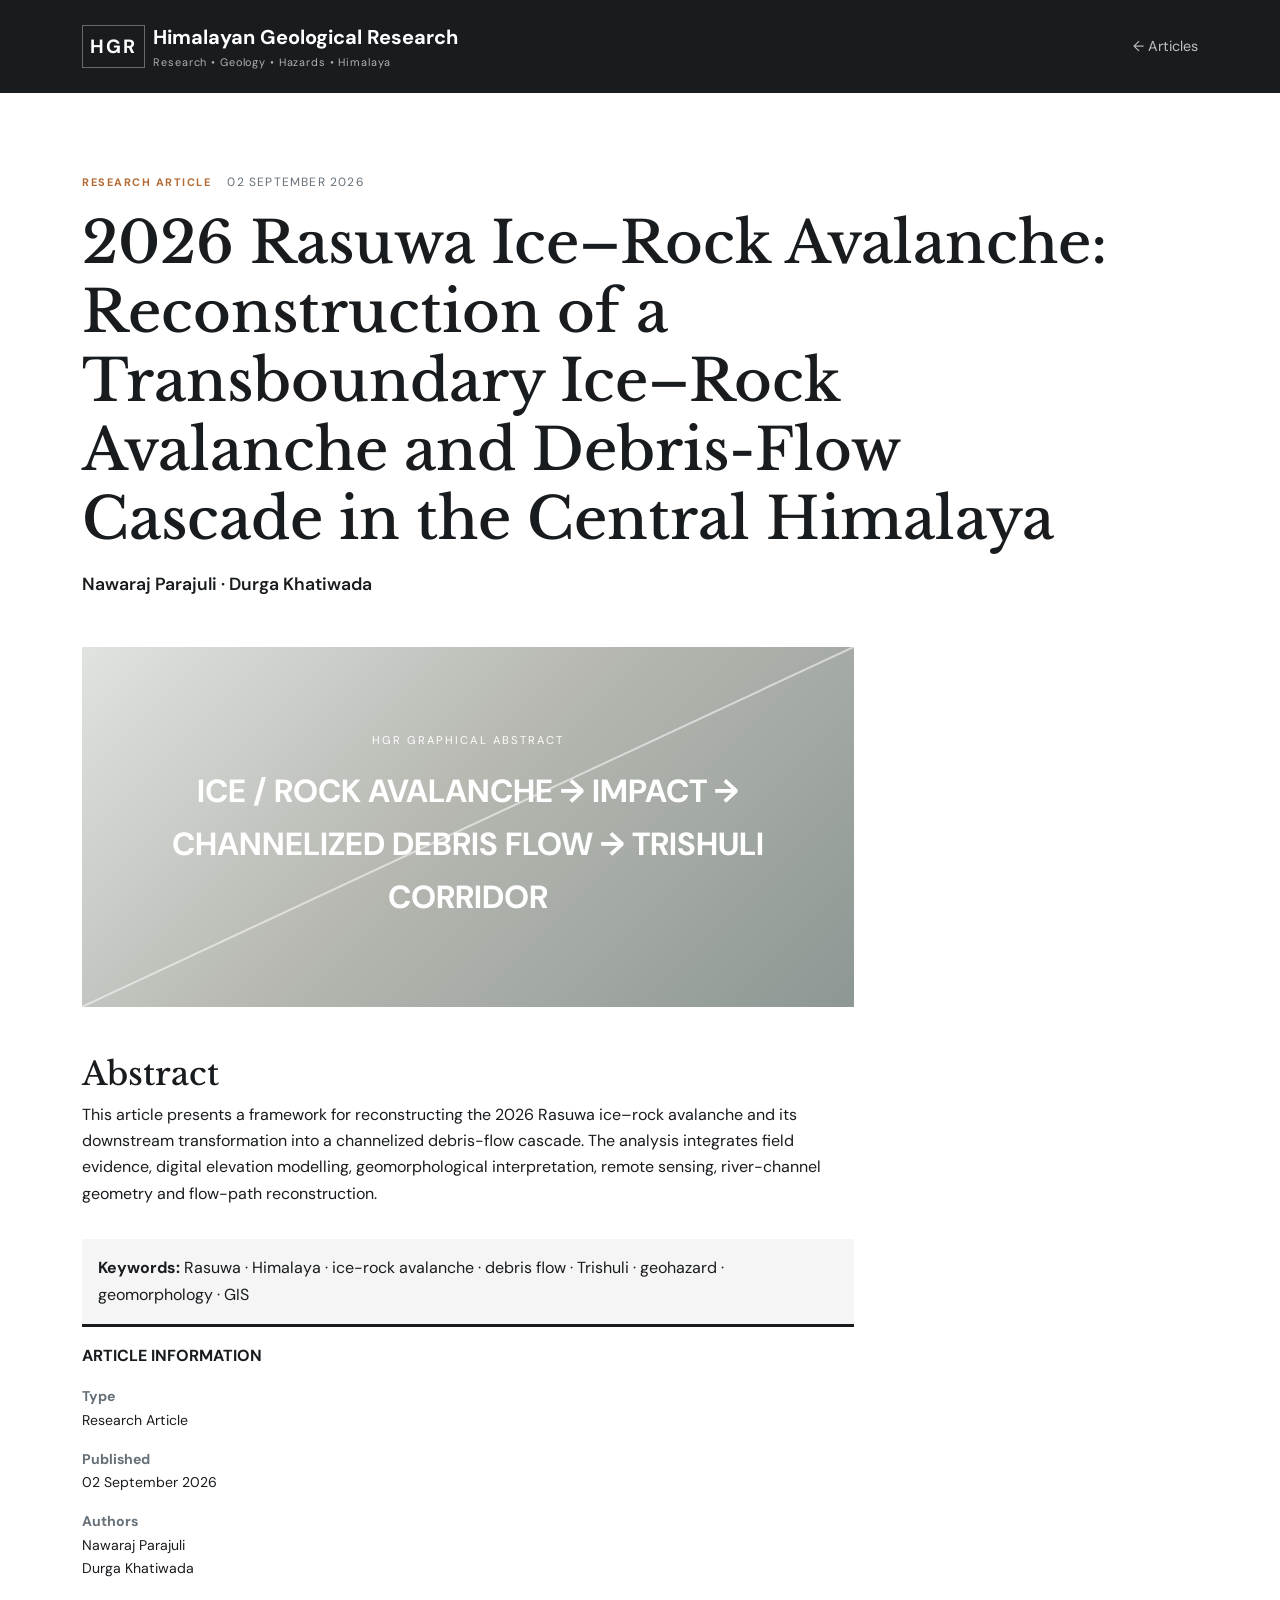
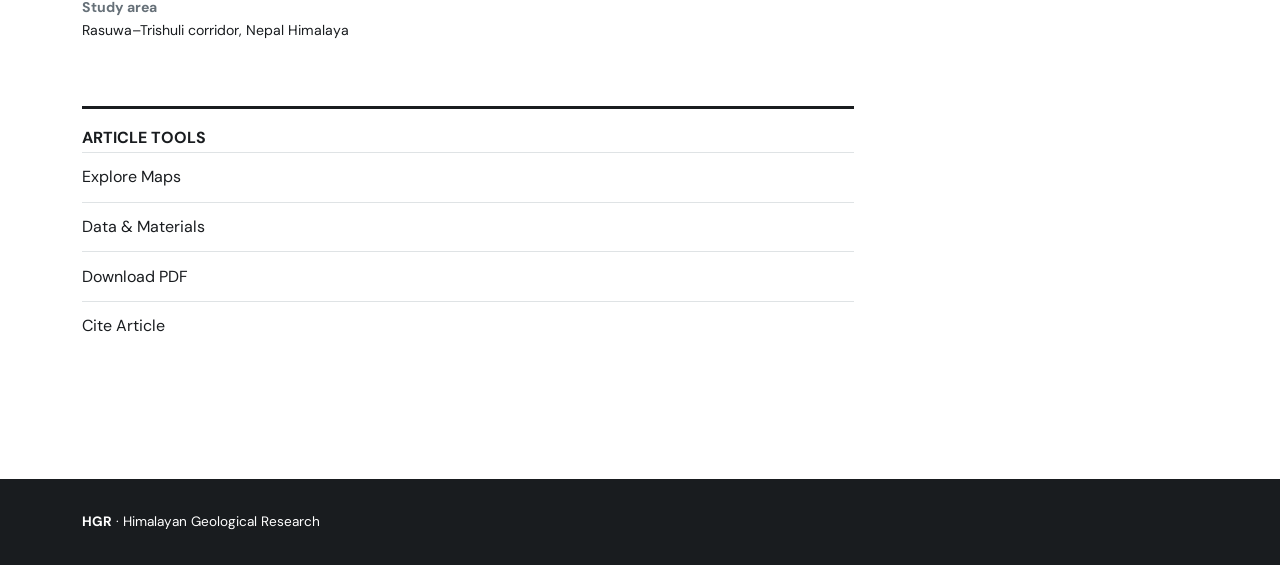
<file: index.html>
<!doctype html><html lang="en"><head><meta charset="utf-8"><meta name="viewport" content="width=device-width,initial-scale=1"><title>2026 Rasuwa Ice–Rock Avalanche | HGR</title>
<link href="https://fonts.googleapis.com/css2?family=DM+Sans:wght@400;500;600;700&family=Libre+Baskerville:wght@400;700&display=swap" rel="stylesheet"><link href="https://cdn.jsdelivr.net/npm/bootstrap@5.3.3/dist/css/bootstrap.min.css" rel="stylesheet"><link rel="stylesheet" href="../../css/hgr.css"></head>
<body><header class="site-header"><div class="container"><nav class="navbar navbar-expand-lg navbar-dark py-3"><a class="navbar-brand d-flex align-items-center gap-2" href="../../index.html"><span class="hgr-mark">HGR</span><span><strong>Himalayan Geological Research</strong><small>Research • Geology • Hazards • Himalaya</small></span></a><div class="ms-auto"><a class="nav-link d-inline-block" href="../../articles.html">← Articles</a></div></nav></div></header>
<article class="article-page"><div class="container"><div class="article-meta-top"><span class="article-type">RESEARCH ARTICLE</span><span>02 SEPTEMBER 2026</span></div>
<h1>2026 Rasuwa Ice–Rock Avalanche: Reconstruction of a Transboundary Ice–Rock Avalanche and Debris-Flow Cascade in the Central Himalaya</h1><p class="authors large">Nawaraj Parajuli · Durga Khatiwada</p>
<div class="article-grid"><main><div class="graphical-abstract abstract-map"><span>HGR GRAPHICAL ABSTRACT</span><b>ICE / ROCK AVALANCHE → IMPACT → CHANNELIZED DEBRIS FLOW → TRISHULI CORRIDOR</b></div>
<h2>Abstract</h2><p>This article presents a framework for reconstructing the 2026 Rasuwa ice–rock avalanche and its downstream transformation into a channelized debris-flow cascade. The analysis integrates field evidence, digital elevation modelling, geomorphological interpretation, remote sensing, river-channel geometry and flow-path reconstruction.</p>
<div class="keywords"><b>Keywords:</b> Rasuwa · Himalaya · ice-rock avalanche · debris flow · Trishuli · geohazard · geomorphology · GIS</div>

<aside class="article-sidebar"><div class="side-box"><b>ARTICLE INFORMATION</b><dl><dt>Type</dt><dd>Research Article</dd><dt>Published</dt><dd>02 September 2026</dd><dt>Authors</dt><dd>Nawaraj Parajuli<br>Durga Khatiwada</dd><dt>Study area</dt><dd>Rasuwa–Trishuli corridor, Nepal Himalaya</dd></dl></div><div class="side-box"><b>ARTICLE TOOLS</b><a href="#maps">Explore Maps</a><a href="#data">Data & Materials</a><a href="#">Download PDF</a><a href="#">Cite Article</a></div></aside></div></div></article>
<footer class="footer"><div class="container"><strong>HGR</strong> · Himalayan Geological Research</div></footer></body></html>
</file>
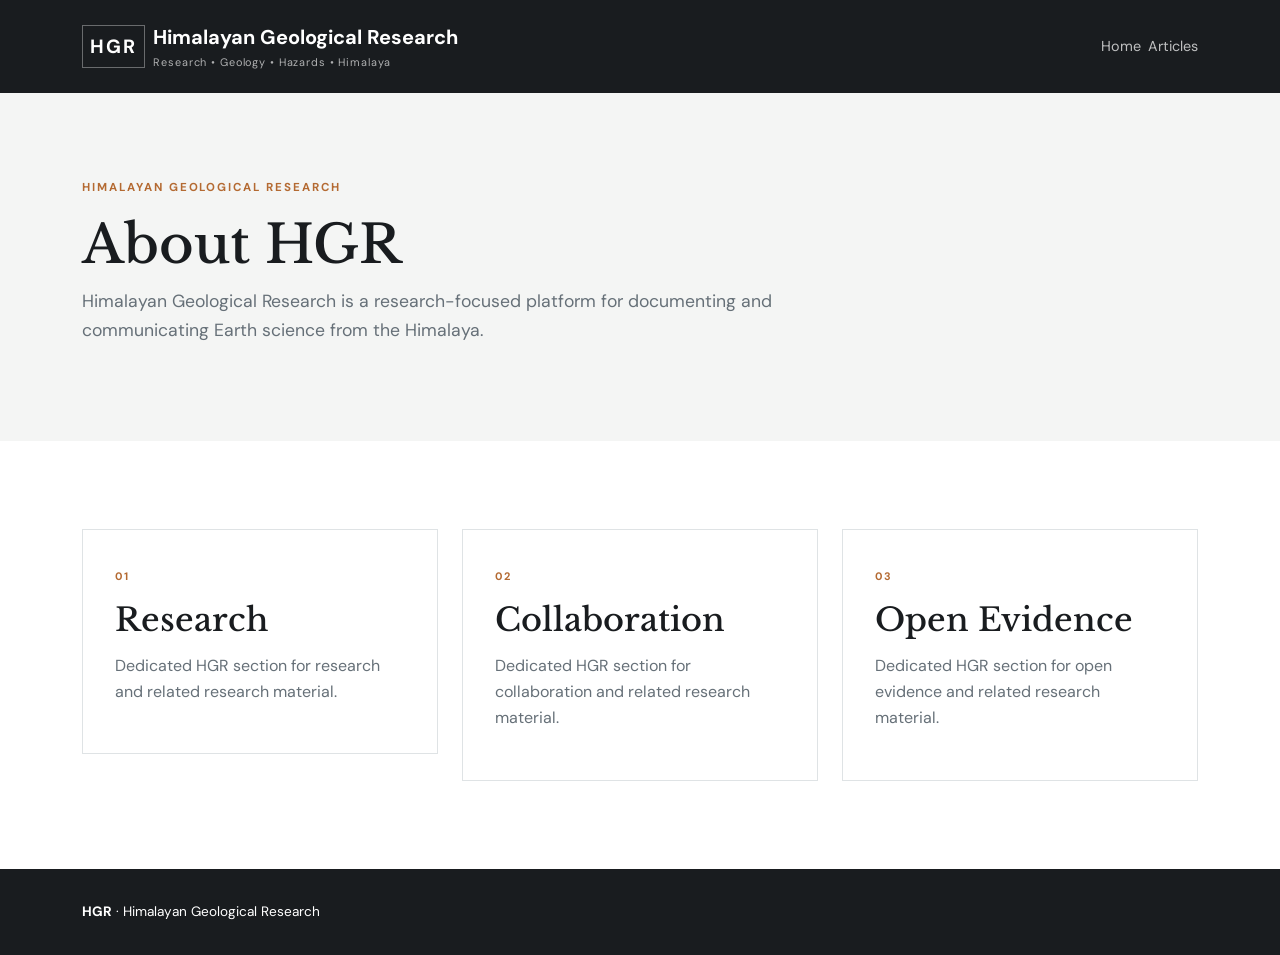
<file: about.html>
<!doctype html><html lang="en"><head><meta charset="utf-8"><meta name="viewport" content="width=device-width,initial-scale=1"><title>About HGR | HGR</title><link href="https://fonts.googleapis.com/css2?family=DM+Sans:wght@400;500;600;700&family=Libre+Baskerville:wght@400;700&display=swap" rel="stylesheet"><link href="https://cdn.jsdelivr.net/npm/bootstrap@5.3.3/dist/css/bootstrap.min.css" rel="stylesheet"><link rel="stylesheet" href="css/hgr.css"></head><body>
<header class="site-header"><div class="container"><nav class="navbar navbar-expand-lg navbar-dark py-3"><a class="navbar-brand d-flex align-items-center gap-2" href="index.html"><span class="hgr-mark">HGR</span><span><strong>Himalayan Geological Research</strong><small>Research • Geology • Hazards • Himalaya</small></span></a><div class="ms-auto"><a class="nav-link d-inline-block" href="index.html">Home</a><a class="nav-link d-inline-block" href="articles.html">Articles</a></div></nav></div></header>
<section class="page-hero"><div class="container"><span class="eyebrow dark">HIMALAYAN GEOLOGICAL RESEARCH</span><h1>About HGR</h1><p>Himalayan Geological Research is a research-focused platform for documenting and communicating Earth science from the Himalaya.</p></div></section><section class="section"><div class="container"><div class="row g-4"><div class="col-md-4"><div class="info-card"><span class="article-type">01</span><h2>Research</h2><p>Dedicated HGR section for research and related research material.</p></div></div><div class="col-md-4"><div class="info-card"><span class="article-type">02</span><h2>Collaboration</h2><p>Dedicated HGR section for collaboration and related research material.</p></div></div><div class="col-md-4"><div class="info-card"><span class="article-type">03</span><h2>Open Evidence</h2><p>Dedicated HGR section for open evidence and related research material.</p></div></div></div></div></section>
<footer class="footer"><div class="container"><strong>HGR</strong> · Himalayan Geological Research</div></footer></body></html>
</file>
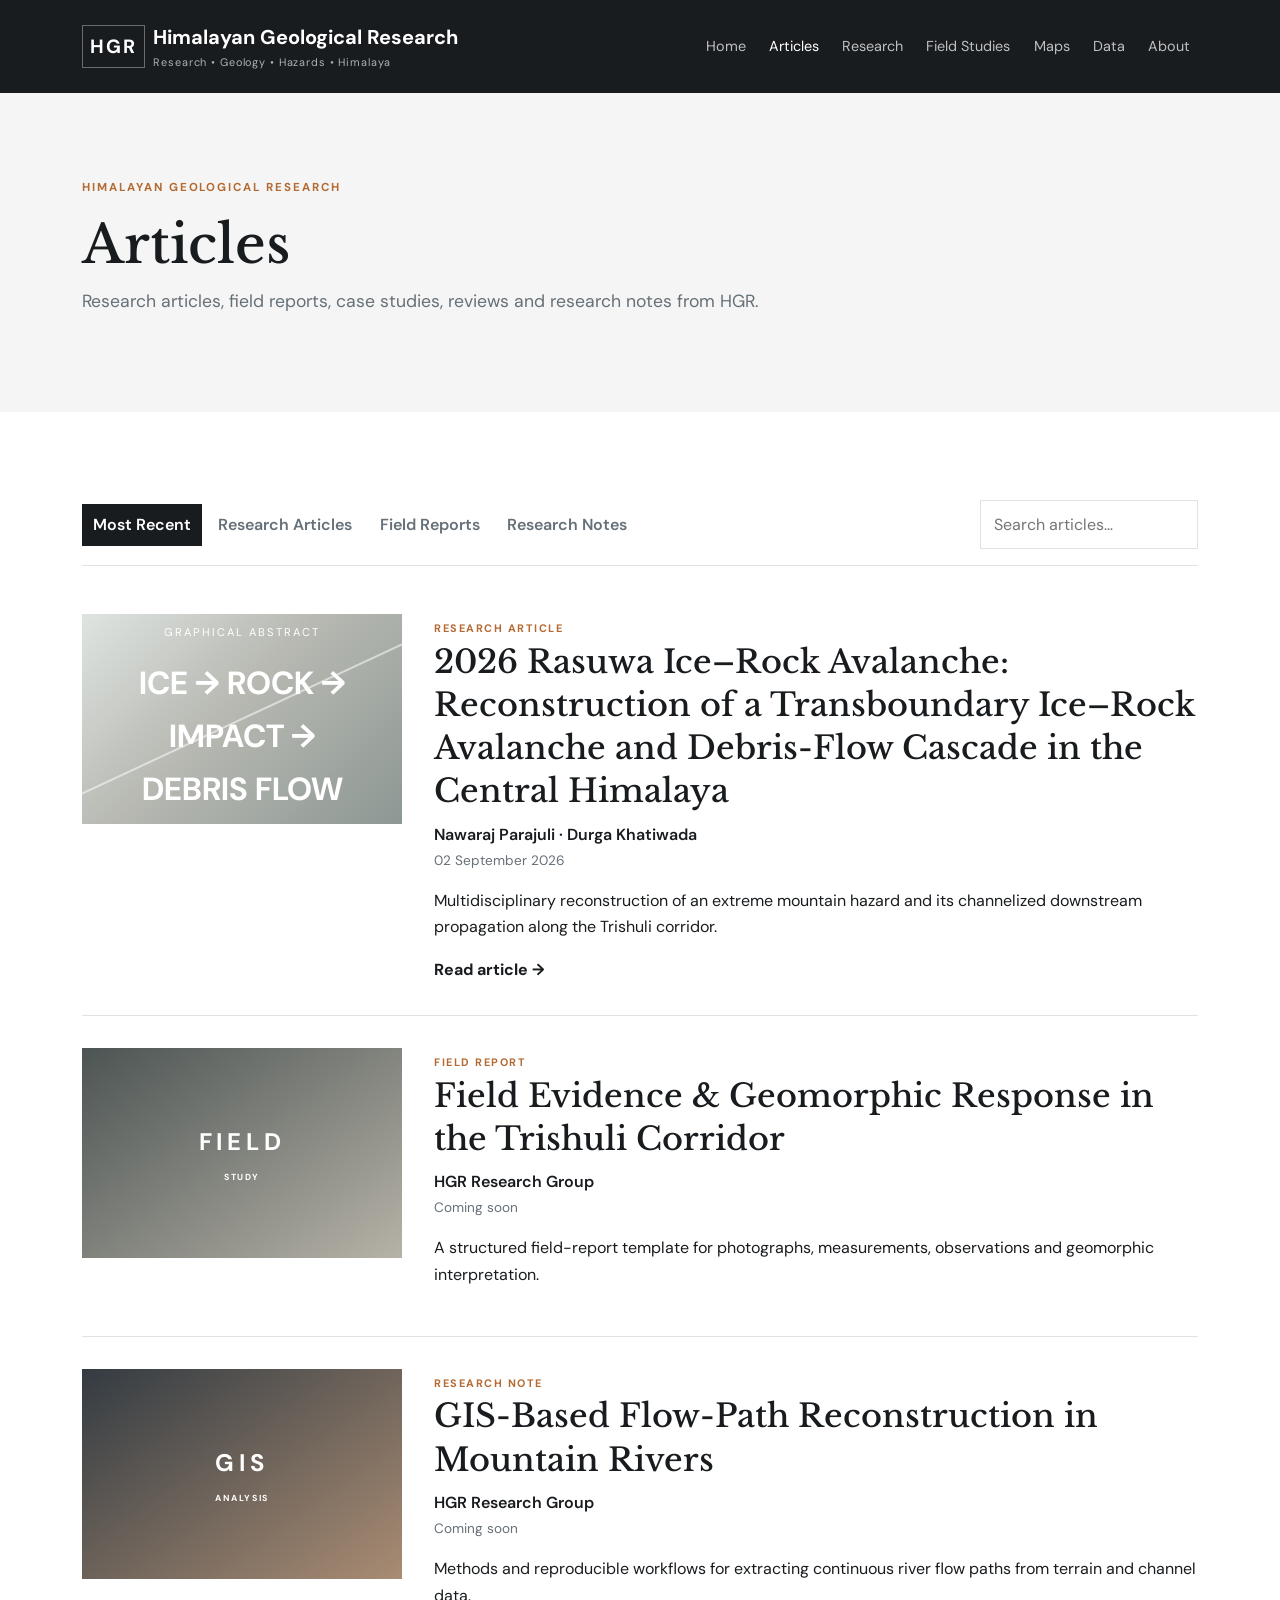
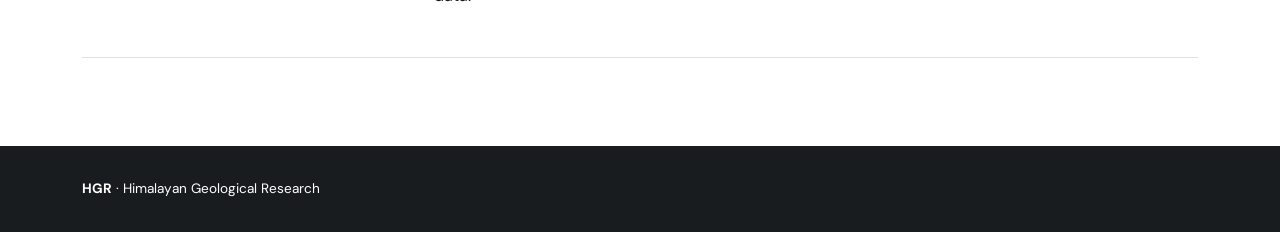
<file: articles.html>
<!doctype html><html lang="en"><head><meta charset="utf-8"><meta name="viewport" content="width=device-width,initial-scale=1"><title>Articles | HGR</title>
<link href="https://fonts.googleapis.com/css2?family=DM+Sans:wght@400;500;600;700&family=Libre+Baskerville:wght@400;700&display=swap" rel="stylesheet"><link href="https://cdn.jsdelivr.net/npm/bootstrap@5.3.3/dist/css/bootstrap.min.css" rel="stylesheet"><link rel="stylesheet" href="css/hgr.css"></head>
<body>
<header class="site-header"><div class="container"><nav class="navbar navbar-expand-lg navbar-dark py-3"><a class="navbar-brand d-flex align-items-center gap-2" href="index.html"><span class="hgr-mark">HGR</span><span><strong>Himalayan Geological Research</strong><small>Research • Geology • Hazards • Himalaya</small></span></a><button class="navbar-toggler" data-bs-toggle="collapse" data-bs-target="#nav"><span class="navbar-toggler-icon"></span></button><div class="collapse navbar-collapse" id="nav"><ul class="navbar-nav ms-auto"><li><a class="nav-link" href="index.html">Home</a></li><li><a class="nav-link active" href="articles.html">Articles</a></li><li><a class="nav-link" href="research.html">Research</a></li><li><a class="nav-link" href="field-studies.html">Field Studies</a></li><li><a class="nav-link" href="maps.html">Maps</a></li><li><a class="nav-link" href="data.html">Data</a></li><li><a class="nav-link" href="about.html">About</a></li></ul></div></nav></div></header>
<section class="page-hero"><div class="container"><span class="eyebrow dark">HIMALAYAN GEOLOGICAL RESEARCH</span><h1>Articles</h1><p>Research articles, field reports, case studies, reviews and research notes from HGR.</p></div></section>
<section class="section"><div class="container"><div class="article-toolbar"><div class="tabs"><button class="tab active" data-filter="all">Most Recent</button><button class="tab" data-filter="research">Research Articles</button><button class="tab" data-filter="field">Field Reports</button><button class="tab" data-filter="note">Research Notes</button></div><input id="articleSearch" class="search-box" placeholder="Search articles…"></div>
<div id="articleList">
<article class="journal-row" data-type="research"><div class="row-graphic abstract-map"><span>GRAPHICAL ABSTRACT</span><b>ICE → ROCK → IMPACT → DEBRIS FLOW</b></div><div><span class="article-type">RESEARCH ARTICLE</span><h2><a href="articles/rasuwa-2026/index.html">2026 Rasuwa Ice–Rock Avalanche: Reconstruction of a Transboundary Ice–Rock Avalanche and Debris-Flow Cascade in the Central Himalaya</a></h2><p class="authors">Nawaraj Parajuli · Durga Khatiwada</p><p class="date">02 September 2026</p><p>Multidisciplinary reconstruction of an extreme mountain hazard and its channelized downstream propagation along the Trishuli corridor.</p><a class="text-link" href="articles/rasuwa-2026/index.html">Read article →</a></div></article>
<article class="journal-row" data-type="field"><div class="row-graphic mini-graphic">FIELD<br><span>STUDY</span></div><div><span class="article-type">FIELD REPORT</span><h2>Field Evidence & Geomorphic Response in the Trishuli Corridor</h2><p class="authors">HGR Research Group</p><p class="date">Coming soon</p><p>A structured field-report template for photographs, measurements, observations and geomorphic interpretation.</p></div></article>
<article class="journal-row" data-type="note"><div class="row-graphic mini-graphic second">GIS<br><span>ANALYSIS</span></div><div><span class="article-type">RESEARCH NOTE</span><h2>GIS-Based Flow-Path Reconstruction in Mountain Rivers</h2><p class="authors">HGR Research Group</p><p class="date">Coming soon</p><p>Methods and reproducible workflows for extracting continuous river flow paths from terrain and channel data.</p></div></article>
</div></div></section>
<footer class="footer"><div class="container"><strong>HGR</strong> · Himalayan Geological Research</div></footer><script src="js/hgr.js"></script></body></html>
</file>
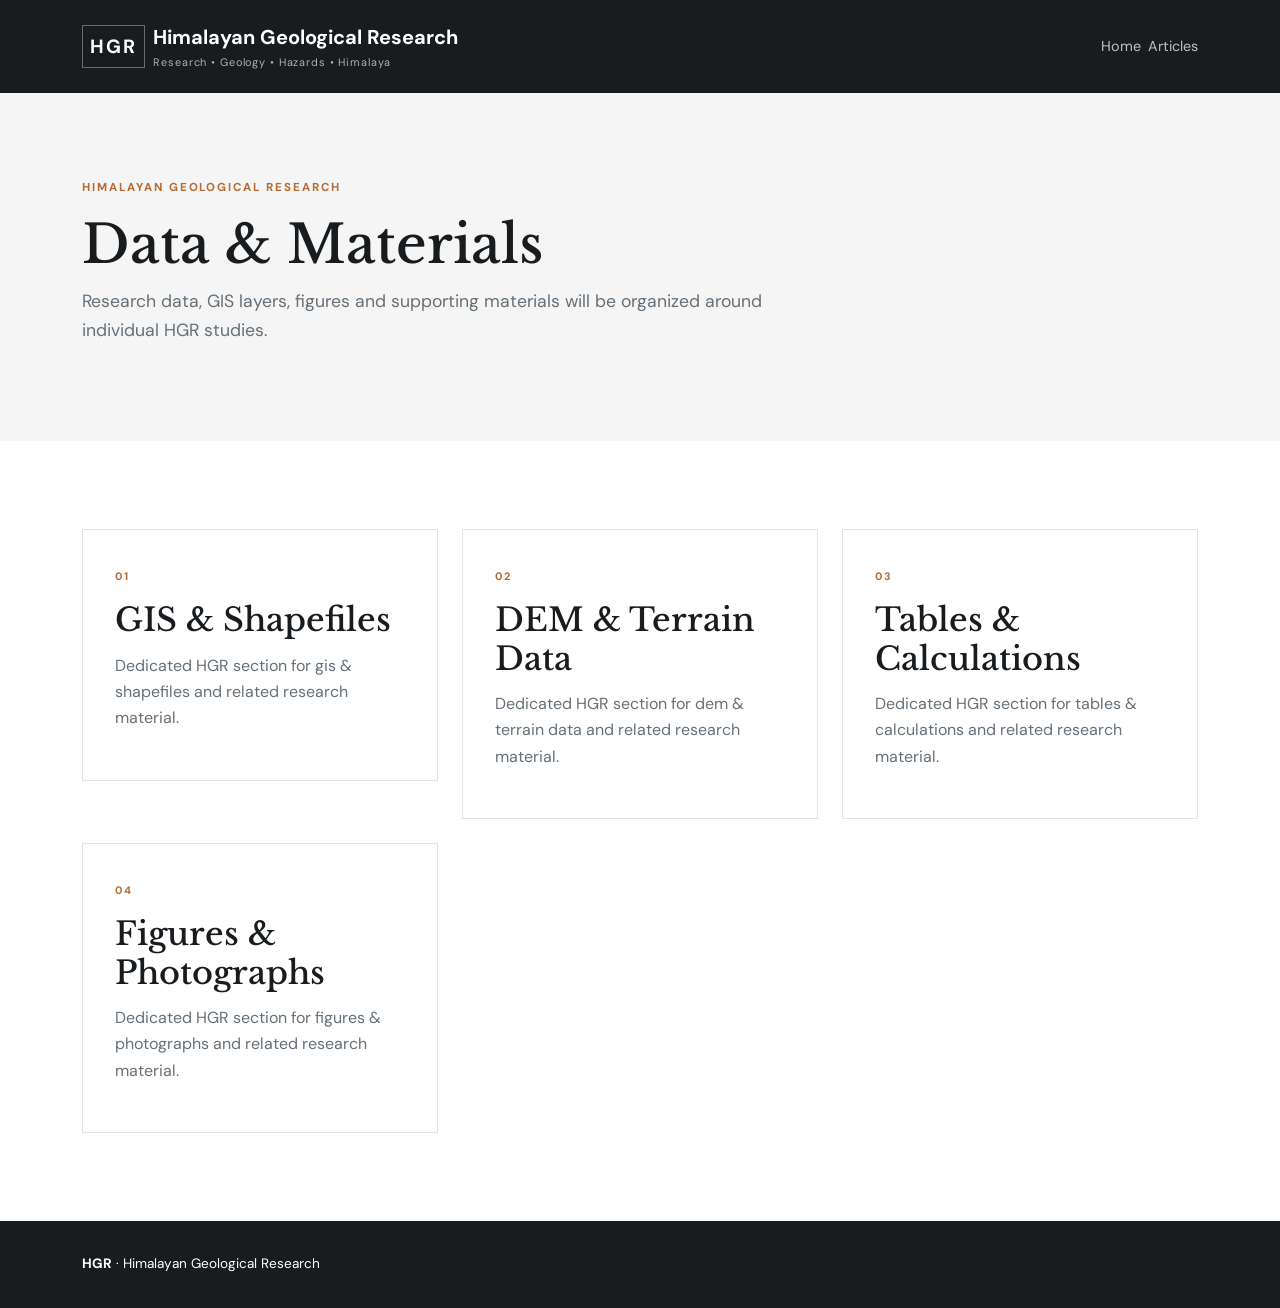
<file: data.html>
<!doctype html><html lang="en"><head><meta charset="utf-8"><meta name="viewport" content="width=device-width,initial-scale=1"><title>Data & Materials | HGR</title><link href="https://fonts.googleapis.com/css2?family=DM+Sans:wght@400;500;600;700&family=Libre+Baskerville:wght@400;700&display=swap" rel="stylesheet"><link href="https://cdn.jsdelivr.net/npm/bootstrap@5.3.3/dist/css/bootstrap.min.css" rel="stylesheet"><link rel="stylesheet" href="css/hgr.css"></head><body>
<header class="site-header"><div class="container"><nav class="navbar navbar-expand-lg navbar-dark py-3"><a class="navbar-brand d-flex align-items-center gap-2" href="index.html"><span class="hgr-mark">HGR</span><span><strong>Himalayan Geological Research</strong><small>Research • Geology • Hazards • Himalaya</small></span></a><div class="ms-auto"><a class="nav-link d-inline-block" href="index.html">Home</a><a class="nav-link d-inline-block" href="articles.html">Articles</a></div></nav></div></header>
<section class="page-hero"><div class="container"><span class="eyebrow dark">HIMALAYAN GEOLOGICAL RESEARCH</span><h1>Data & Materials</h1><p>Research data, GIS layers, figures and supporting materials will be organized around individual HGR studies.</p></div></section><section class="section"><div class="container"><div class="row g-4"><div class="col-md-4"><div class="info-card"><span class="article-type">01</span><h2>GIS & Shapefiles</h2><p>Dedicated HGR section for gis & shapefiles and related research material.</p></div></div><div class="col-md-4"><div class="info-card"><span class="article-type">02</span><h2>DEM & Terrain Data</h2><p>Dedicated HGR section for dem & terrain data and related research material.</p></div></div><div class="col-md-4"><div class="info-card"><span class="article-type">03</span><h2>Tables & Calculations</h2><p>Dedicated HGR section for tables & calculations and related research material.</p></div></div><div class="col-md-4"><div class="info-card"><span class="article-type">04</span><h2>Figures & Photographs</h2><p>Dedicated HGR section for figures & photographs and related research material.</p></div></div></div></div></section>
<footer class="footer"><div class="container"><strong>HGR</strong> · Himalayan Geological Research</div></footer></body></html>
</file>
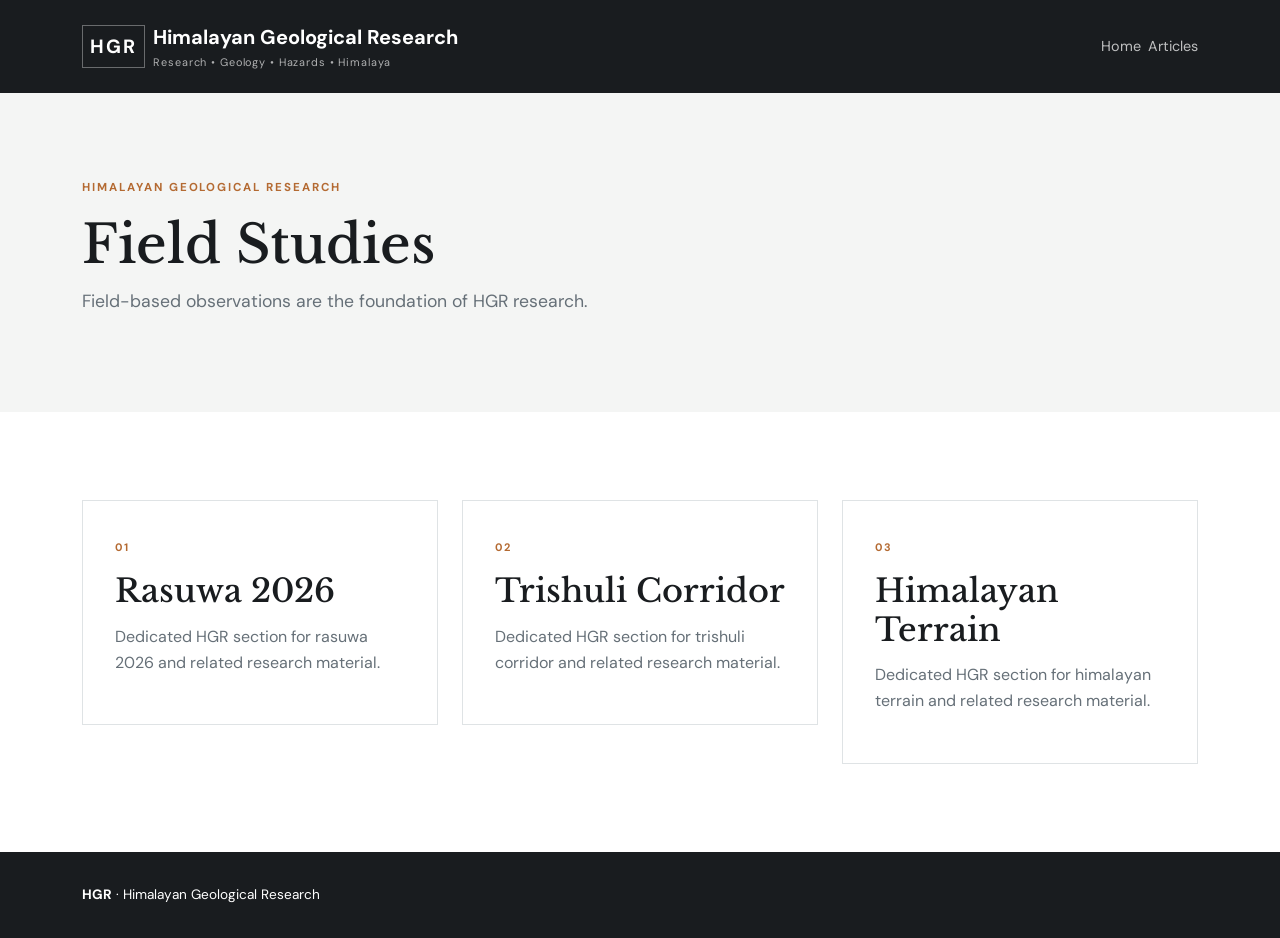
<file: field-studies.html>
<!doctype html><html lang="en"><head><meta charset="utf-8"><meta name="viewport" content="width=device-width,initial-scale=1"><title>Field Studies | HGR</title><link href="https://fonts.googleapis.com/css2?family=DM+Sans:wght@400;500;600;700&family=Libre+Baskerville:wght@400;700&display=swap" rel="stylesheet"><link href="https://cdn.jsdelivr.net/npm/bootstrap@5.3.3/dist/css/bootstrap.min.css" rel="stylesheet"><link rel="stylesheet" href="css/hgr.css"></head><body>
<header class="site-header"><div class="container"><nav class="navbar navbar-expand-lg navbar-dark py-3"><a class="navbar-brand d-flex align-items-center gap-2" href="index.html"><span class="hgr-mark">HGR</span><span><strong>Himalayan Geological Research</strong><small>Research • Geology • Hazards • Himalaya</small></span></a><div class="ms-auto"><a class="nav-link d-inline-block" href="index.html">Home</a><a class="nav-link d-inline-block" href="articles.html">Articles</a></div></nav></div></header>
<section class="page-hero"><div class="container"><span class="eyebrow dark">HIMALAYAN GEOLOGICAL RESEARCH</span><h1>Field Studies</h1><p>Field-based observations are the foundation of HGR research.</p></div></section><section class="section"><div class="container"><div class="row g-4"><div class="col-md-4"><div class="info-card"><span class="article-type">01</span><h2>Rasuwa 2026</h2><p>Dedicated HGR section for rasuwa 2026 and related research material.</p></div></div><div class="col-md-4"><div class="info-card"><span class="article-type">02</span><h2>Trishuli Corridor</h2><p>Dedicated HGR section for trishuli corridor and related research material.</p></div></div><div class="col-md-4"><div class="info-card"><span class="article-type">03</span><h2>Himalayan Terrain</h2><p>Dedicated HGR section for himalayan terrain and related research material.</p></div></div></div></div></section>
<footer class="footer"><div class="container"><strong>HGR</strong> · Himalayan Geological Research</div></footer></body></html>
</file>
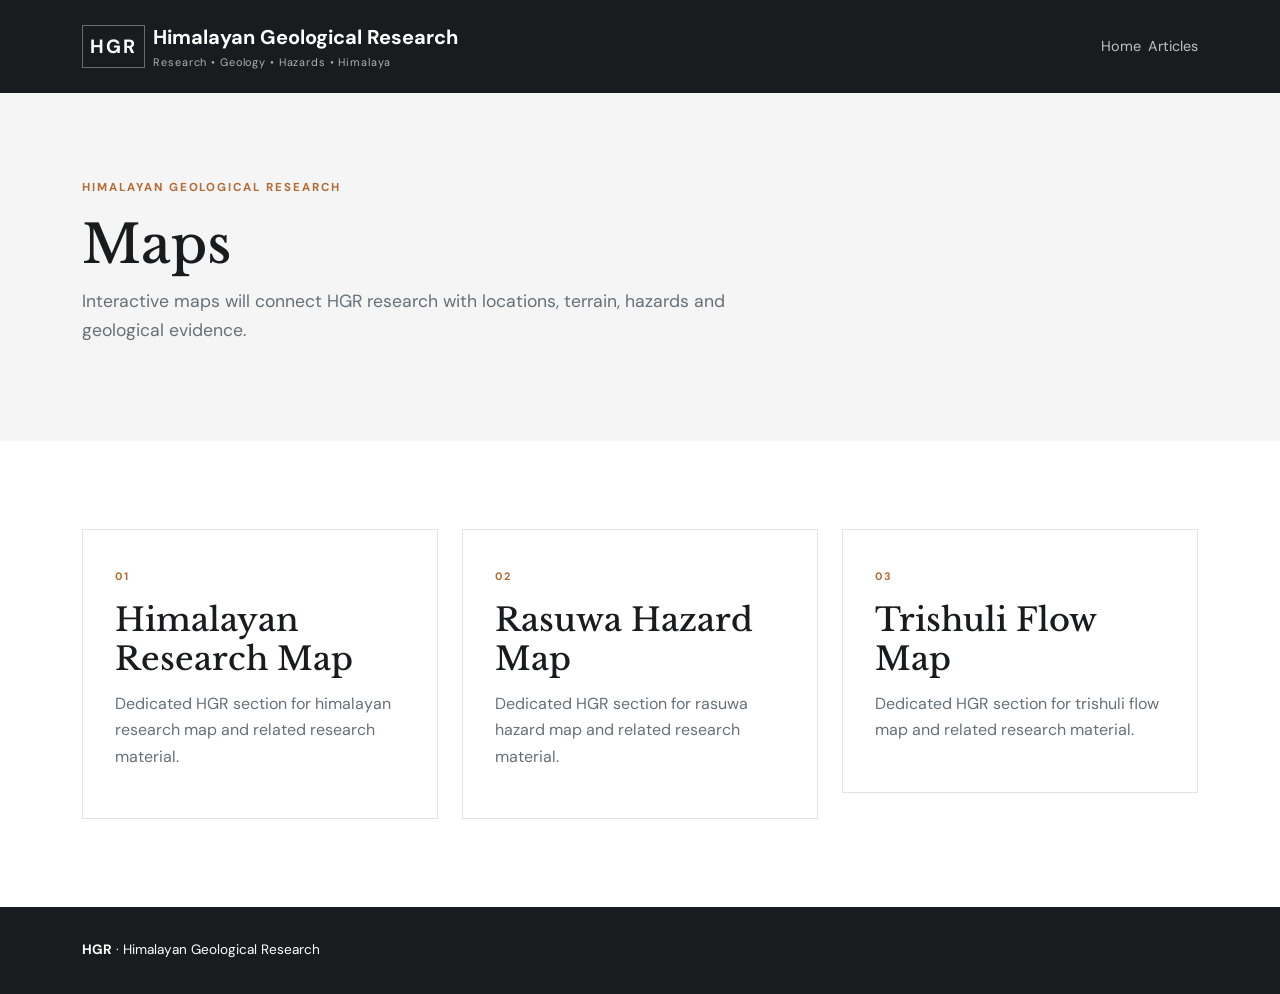
<file: maps.html>
<!doctype html><html lang="en"><head><meta charset="utf-8"><meta name="viewport" content="width=device-width,initial-scale=1"><title>Maps | HGR</title><link href="https://fonts.googleapis.com/css2?family=DM+Sans:wght@400;500;600;700&family=Libre+Baskerville:wght@400;700&display=swap" rel="stylesheet"><link href="https://cdn.jsdelivr.net/npm/bootstrap@5.3.3/dist/css/bootstrap.min.css" rel="stylesheet"><link rel="stylesheet" href="css/hgr.css"></head><body>
<header class="site-header"><div class="container"><nav class="navbar navbar-expand-lg navbar-dark py-3"><a class="navbar-brand d-flex align-items-center gap-2" href="index.html"><span class="hgr-mark">HGR</span><span><strong>Himalayan Geological Research</strong><small>Research • Geology • Hazards • Himalaya</small></span></a><div class="ms-auto"><a class="nav-link d-inline-block" href="index.html">Home</a><a class="nav-link d-inline-block" href="articles.html">Articles</a></div></nav></div></header>
<section class="page-hero"><div class="container"><span class="eyebrow dark">HIMALAYAN GEOLOGICAL RESEARCH</span><h1>Maps</h1><p>Interactive maps will connect HGR research with locations, terrain, hazards and geological evidence.</p></div></section><section class="section"><div class="container"><div class="row g-4"><div class="col-md-4"><div class="info-card"><span class="article-type">01</span><h2>Himalayan Research Map</h2><p>Dedicated HGR section for himalayan research map and related research material.</p></div></div><div class="col-md-4"><div class="info-card"><span class="article-type">02</span><h2>Rasuwa Hazard Map</h2><p>Dedicated HGR section for rasuwa hazard map and related research material.</p></div></div><div class="col-md-4"><div class="info-card"><span class="article-type">03</span><h2>Trishuli Flow Map</h2><p>Dedicated HGR section for trishuli flow map and related research material.</p></div></div></div></div></section>
<footer class="footer"><div class="container"><strong>HGR</strong> · Himalayan Geological Research</div></footer></body></html>
</file>
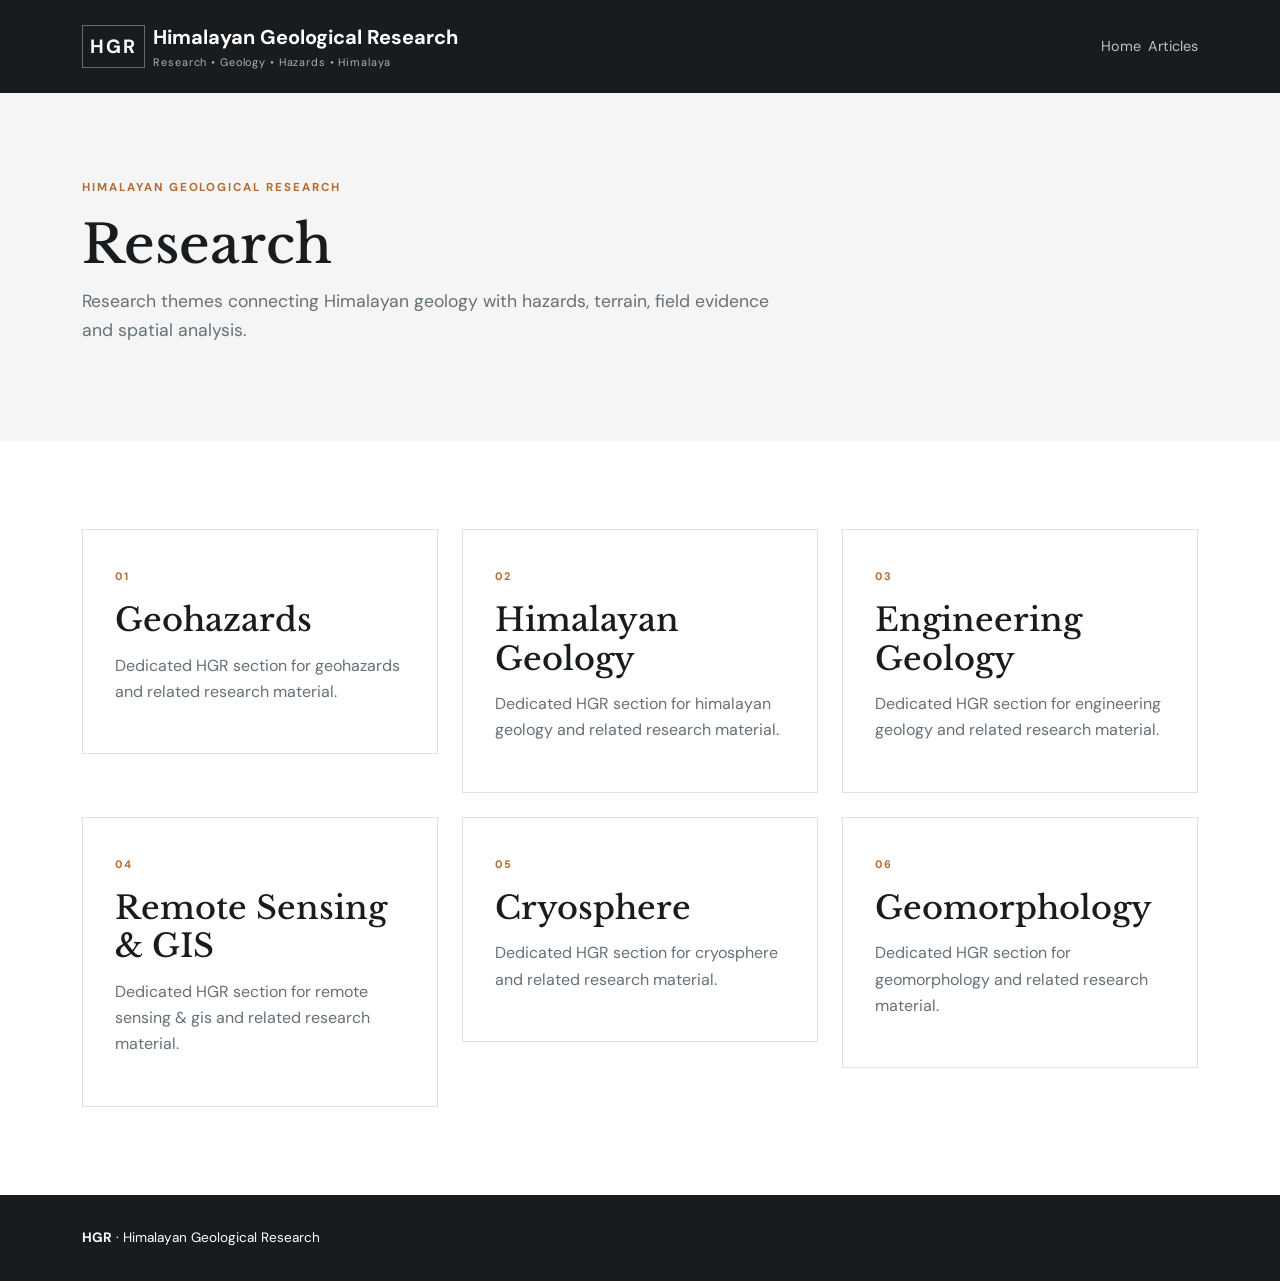
<file: research.html>
<!doctype html><html lang="en"><head><meta charset="utf-8"><meta name="viewport" content="width=device-width,initial-scale=1"><title>Research | HGR</title><link href="https://fonts.googleapis.com/css2?family=DM+Sans:wght@400;500;600;700&family=Libre+Baskerville:wght@400;700&display=swap" rel="stylesheet"><link href="https://cdn.jsdelivr.net/npm/bootstrap@5.3.3/dist/css/bootstrap.min.css" rel="stylesheet"><link rel="stylesheet" href="css/hgr.css"></head><body>
<header class="site-header"><div class="container"><nav class="navbar navbar-expand-lg navbar-dark py-3"><a class="navbar-brand d-flex align-items-center gap-2" href="index.html"><span class="hgr-mark">HGR</span><span><strong>Himalayan Geological Research</strong><small>Research • Geology • Hazards • Himalaya</small></span></a><div class="ms-auto"><a class="nav-link d-inline-block" href="index.html">Home</a><a class="nav-link d-inline-block" href="articles.html">Articles</a></div></nav></div></header>
<section class="page-hero"><div class="container"><span class="eyebrow dark">HIMALAYAN GEOLOGICAL RESEARCH</span><h1>Research</h1><p>Research themes connecting Himalayan geology with hazards, terrain, field evidence and spatial analysis.</p></div></section><section class="section"><div class="container"><div class="row g-4"><div class="col-md-4"><div class="info-card"><span class="article-type">01</span><h2>Geohazards</h2><p>Dedicated HGR section for geohazards and related research material.</p></div></div><div class="col-md-4"><div class="info-card"><span class="article-type">02</span><h2>Himalayan Geology</h2><p>Dedicated HGR section for himalayan geology and related research material.</p></div></div><div class="col-md-4"><div class="info-card"><span class="article-type">03</span><h2>Engineering Geology</h2><p>Dedicated HGR section for engineering geology and related research material.</p></div></div><div class="col-md-4"><div class="info-card"><span class="article-type">04</span><h2>Remote Sensing & GIS</h2><p>Dedicated HGR section for remote sensing & gis and related research material.</p></div></div><div class="col-md-4"><div class="info-card"><span class="article-type">05</span><h2>Cryosphere</h2><p>Dedicated HGR section for cryosphere and related research material.</p></div></div><div class="col-md-4"><div class="info-card"><span class="article-type">06</span><h2>Geomorphology</h2><p>Dedicated HGR section for geomorphology and related research material.</p></div></div></div></div></section>
<footer class="footer"><div class="container"><strong>HGR</strong> · Himalayan Geological Research</div></footer></body></html>
</file>
<file: css/hgr.css>
*{box-sizing:border-box}:root{--ink:#191c1f;--muted:#667078;--line:#dfe3e5;--soft:#f4f5f4;--accent:#b46a32}body{margin:0;color:var(--ink);font-family:"DM Sans",Arial,sans-serif;line-height:1.65}.site-header{background:var(--ink);color:#fff}.navbar-brand{color:#fff;text-decoration:none}.navbar-brand small{display:block;font-size:.68rem;letter-spacing:.08em;opacity:.65}.hgr-mark{font-weight:700;font-size:1.2rem;letter-spacing:.12em;border:1px solid #ffffff59;padding:.28rem .42rem}.nav-link{color:#ffffffb8!important;font-size:.9rem;margin-left:.45rem}.nav-link:hover,.nav-link.active{color:#fff!important}.hero{background:var(--ink);color:#fff;padding:6.5rem 0}.eyebrow{font-size:.72rem;letter-spacing:.17em;font-weight:700;opacity:.72}.eyebrow.dark{color:var(--accent);opacity:1}.hero h1,.page-hero h1{font-family:"Libre Baskerville",serif;font-size:clamp(2.5rem,5vw,4.5rem);line-height:1.15;margin:1rem 0 1.5rem}.hero h1 em{font-style:normal;opacity:.72}.hero .lead{color:#ffffffb8;max-width:720px}.btn-hgr{background:#fff;color:var(--ink);font-weight:700;border:0;padding:.8rem 1.25rem}.hero-panel{background:#fff;color:var(--ink);padding:1.1rem;box-shadow:0 25px 70px #0004}.hero-panel-label{font-size:.7rem;letter-spacing:.15em;font-weight:700;color:var(--muted);padding:.4rem}.hero-graphic{height:230px;background:linear-gradient(150deg,#e9e5dc,#bfc7c4);position:relative;overflow:hidden}.mountain{position:absolute;bottom:0;width:0;height:0;border-left:170px solid transparent;border-right:170px solid transparent;border-bottom:205px solid #666}.m1{left:-90px}.m2{right:-100px;border-bottom-color:#8b908f}.river{position:absolute;width:30px;height:280px;background:#fff9;transform:rotate(25deg);left:48%;top:-30px}.map-label{position:absolute;font-size:.65rem;letter-spacing:.15em;font-weight:700}.l1{left:20px;top:25px}.l2{right:25px;bottom:35px}.section{padding:5.5rem 0}.section-alt{background:var(--soft)}.section-head{display:flex;justify-content:space-between;align-items:end;gap:2rem;margin-bottom:2rem}.section h2{font-family:"Libre Baskerville",serif;font-size:2rem}.article-feature,.article-card{border:1px solid var(--line);background:#fff}.article-image{height:310px}.abstract-map{background:linear-gradient(135deg,#dfe4e1,#b7b9b2 45%,#8d9793);display:flex;flex-direction:column;justify-content:center;align-items:center;text-align:center;color:#fff;padding:2rem;position:relative;overflow:hidden}.abstract-map:after{content:"";position:absolute;width:160%;height:2px;background:#fff8;transform:rotate(-25deg)}.abstract-map b{font-size:clamp(1.2rem,2.5vw,2rem);max-width:700px;z-index:1}.abstract-map span{font-size:.7rem;letter-spacing:.18em;z-index:1;margin-bottom:1rem}.article-type{font-size:.68rem;letter-spacing:.14em;color:var(--accent);font-weight:700}.article-feature h3,.journal-row h2{font-family:"Libre Baskerville",serif;line-height:1.35}.article-feature h3 a,.journal-row h2 a{color:inherit;text-decoration:none}.article-feature h3 a:hover,.journal-row h2 a:hover{color:var(--accent)}.authors{font-weight:600;margin-bottom:.1rem}.date,.muted{color:var(--muted);font-size:.85rem}.article-actions{display:flex;gap:1rem;border-top:1px solid var(--line);padding-top:1rem;margin-top:1.5rem}.article-actions a,.text-link{color:var(--ink);font-weight:700;text-decoration:none}.article-actions a:hover,.text-link:hover{color:var(--accent)}.mini-graphic{height:170px;background:linear-gradient(145deg,#4c5453,#b6b2a7);color:#fff;display:flex;flex-direction:column;justify-content:center;align-items:center;font-weight:700;letter-spacing:.2em;font-size:1.5rem}.mini-graphic span{font-size:.55rem;margin-top:.5rem;letter-spacing:.18em}.second{background:linear-gradient(145deg,#333b42,#a98c73)}.research-tile{display:block;color:inherit;text-decoration:none;background:#fff;border:1px solid var(--line);padding:2rem;min-height:190px;transition:.2s}.research-tile:hover{transform:translateY(-4px);box-shadow:0 10px 30px #0001}.research-tile strong{color:var(--accent);font-size:.75rem;letter-spacing:.12em}.research-tile h3{font-family:"Libre Baskerville",serif}.field-placeholder{height:250px;background:linear-gradient(145deg,#5e625e,#c5b8a0);display:flex;flex-direction:column;justify-content:end;padding:1.5rem;color:#fff;font-weight:700;letter-spacing:.12em}.fp2{background:linear-gradient(145deg,#6c7270,#aaa18d)}.fp3{background:linear-gradient(145deg,#45545a,#b7a58d)}.field-placeholder small{font-size:.6rem;letter-spacing:.18em}.map-band{background:#202729;color:#fff;padding:5rem 0}.map-band p{color:#bfc5c5}.map-preview{height:300px;background:linear-gradient(145deg,#414a4a,#78807a);position:relative;display:flex;align-items:center;justify-content:center;font:700 3rem "Libre Baskerville";overflow:hidden}.map-preview:before{content:"";position:absolute;width:160%;height:1px;background:#ffffff44;transform:rotate(-30deg)}.map-preview i,.map-preview b{position:absolute;font:normal .7rem "DM Sans";letter-spacing:.1em}.map-preview i{top:20px;left:20px}.map-preview b{bottom:20px;right:20px}.page-hero{background:var(--soft);padding:5rem 0}.page-hero h1{font-size:3.3rem;margin-bottom:.7rem}.page-hero p{max-width:700px;color:var(--muted);font-size:1.1rem}.footer{background:var(--ink);color:#fff;padding:2rem 0;font-size:.85rem}.footer a{color:#fff;text-decoration:none;opacity:.7}.article-toolbar{display:flex;justify-content:space-between;gap:1rem;align-items:center;border-bottom:1px solid var(--line);padding-bottom:1rem;margin-bottom:1rem}.tabs{display:flex;gap:.3rem;flex-wrap:wrap}.tab{border:0;background:transparent;padding:.5rem .7rem;color:var(--muted);font-weight:600}.tab.active{background:var(--ink);color:#fff}.search-box{border:1px solid var(--line);padding:.65rem .8rem;max-width:220px}.journal-row{display:grid;grid-template-columns:320px 1fr;gap:2rem;padding:2rem 0;border-bottom:1px solid var(--line)}.row-graphic{height:210px}.article-page{padding:5rem 0}.article-page h1{font-family:"Libre Baskerville",serif;font-size:clamp(2.2rem,4.5vw,4rem);line-height:1.2;max-width:1050px;margin:1rem 0}.article-meta-top{display:flex;gap:1rem;align-items:center;color:var(--muted);font-size:.75rem;letter-spacing:.1em}.large{font-size:1.1rem}.article-grid{display:grid;grid-template-columns:minmax(0,1fr) 280px;gap:4rem;margin-top:3rem}.article-grid h2{font-family:"Libre Baskerville",serif;margin-top:3rem}.graphical-abstract{height:360px;margin-bottom:2rem}.keywords{background:var(--soft);padding:1rem;margin-top:2rem}.side-box{border-top:3px solid var(--ink);padding:1rem 0;margin-bottom:2rem}.side-box dl{font-size:.88rem}.side-box dt{color:var(--muted);margin-top:1rem}.side-box dd{margin:0}.side-box a{display:block;color:inherit;text-decoration:none;border-top:1px solid var(--line);padding:.7rem 0}.map-placeholder{height:320px;background:linear-gradient(145deg,#46504e,#a8a08e);color:#fff;display:flex;flex-direction:column;justify-content:center;align-items:center;text-align:center}.map-placeholder span{font-size:1.5rem;letter-spacing:.15em;font-weight:700}.clean-list{padding-left:1.2rem}.clean-list li{margin:.5rem 0}@media(max-width:767px){.hero{padding:4rem 0}.section{padding:4rem 0}.section-head{align-items:start;flex-direction:column}.journal-row{grid-template-columns:1fr}.row-graphic{height:180px}.article-grid{grid-template-columns:1fr;gap:1rem}.article-sidebar{order:-1}.article-toolbar{align-items:stretch;flex-direction:column}.search-box{max-width:none}.page-hero h1{font-size:2.5rem}}.info-card{border:1px solid var(--line);padding:2rem;min-height:220px}.info-card h2{font-family:'Libre Baskerville',serif;margin:.8rem 0}.info-card p{color:var(--muted)}
</file>
